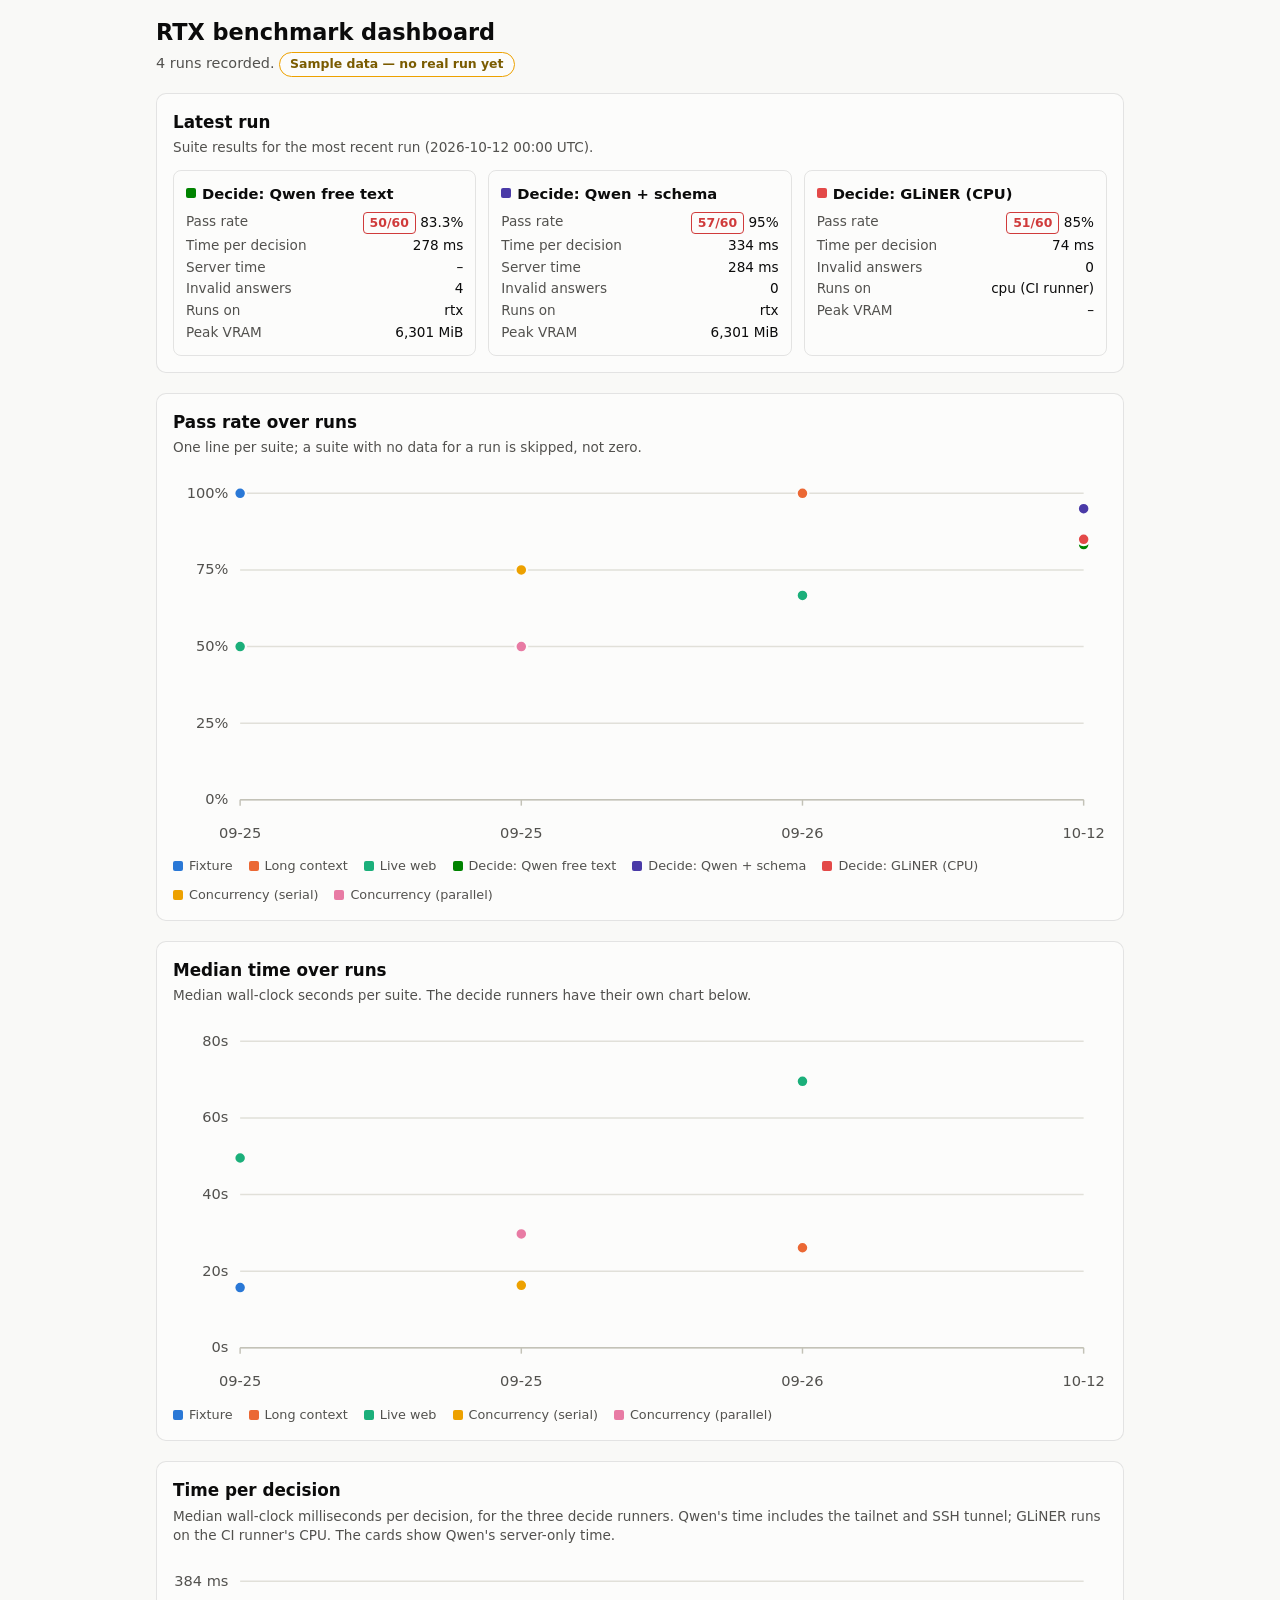
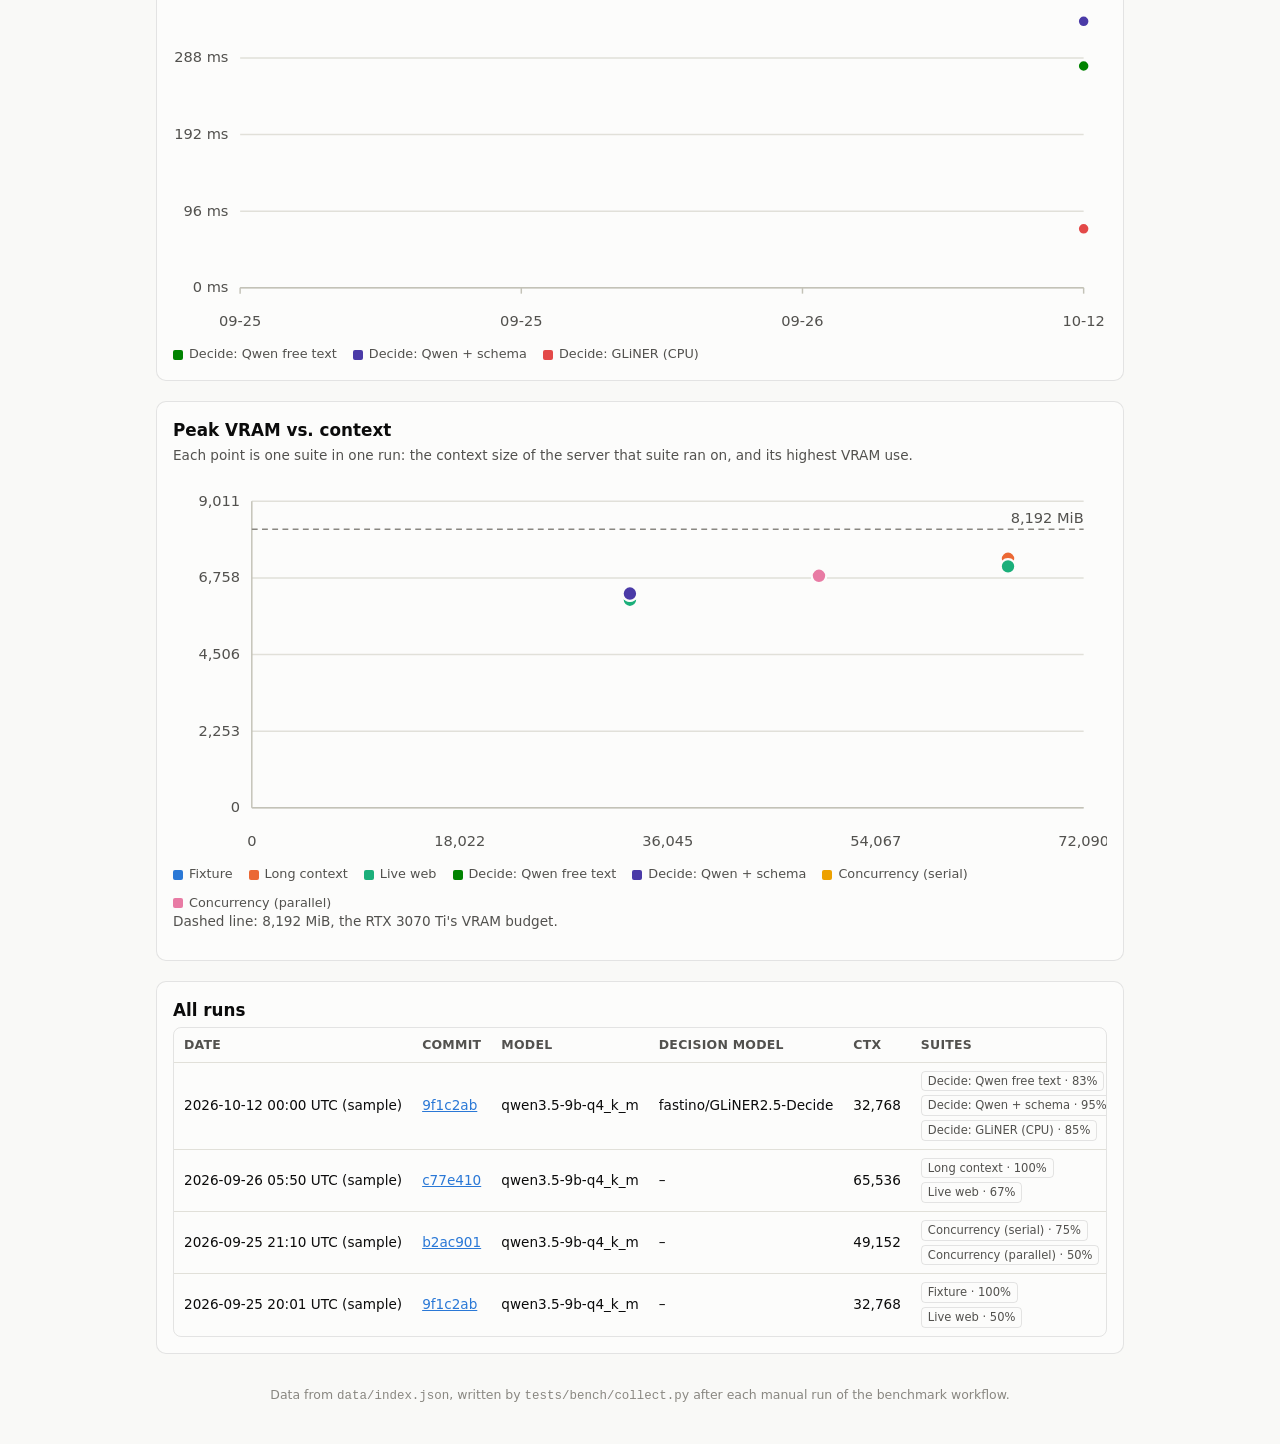
<file: bench-site/index.html>
<!DOCTYPE html>
<html lang="en">
<head>
<meta charset="utf-8">
<meta name="viewport" content="width=device-width, initial-scale=1">
<title>RTX benchmark dashboard</title>
<meta name="description" content="Manual GitHub Actions benchmark results for the local LLM browser agent, on RTX hardware.">
<link rel="stylesheet" href="style.css">
</head>
<body>
<div class="page">

  <header class="site-header">
    <h1>RTX benchmark dashboard</h1>
    <p id="header-note">Loading run data&hellip;</p>
  </header>

  <div id="app" role="main">
    <!-- Filled in by app.js. Kept empty here so the page never ships
         stale numbers baked into the HTML. -->
  </div>

  <footer class="site-footer">
    Data from <code>data/index.json</code>, written by <code>tests/bench/collect.py</code>
    after each manual run of the benchmark workflow.
  </footer>

</div>

<noscript>
  <p style="padding:16px;">This dashboard needs JavaScript to read
  <code>data/index.json</code> and draw the charts. Enable JavaScript, or
  open that file directly to see the raw numbers.</p>
</noscript>

<script src="app.js"></script>
</body>
</html>
</file>
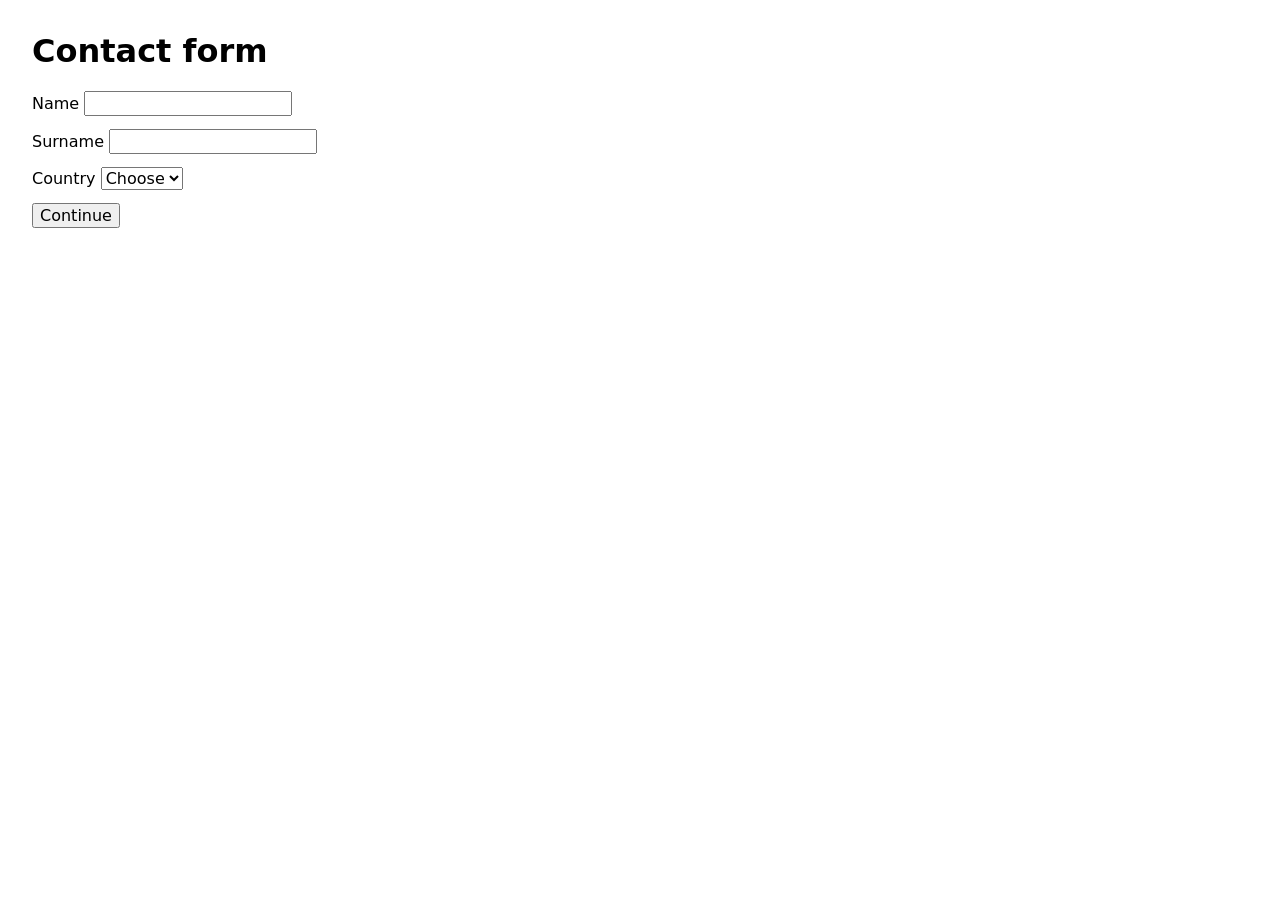
<file: tests/fixtures/agent-benchmark.html>
<!doctype html>
<html lang="en">
<meta charset="utf-8">
<link rel="icon" href="data:,">
<title>QCM local browser-agent benchmark</title>
<style>
  body { font: 16px system-ui; margin: 2rem; max-width: 55rem; }
  label { display: block; margin: .8rem 0; }
  input, select, textarea, button { font: inherit; }
  .overlay { position: fixed; inset: 0; background: #3339; display: grid; place-items: center; }
  .overlay > div { background: white; padding: 2rem; border: 2px solid black; }
</style>
<main id="app"></main>
<script>
const task = new URLSearchParams(location.search).get('task') || 'basic_form';
const variant = new URLSearchParams(location.search).get('variant') || 'eligible';
const app = document.querySelector('#app');
const state = {task, complete: false, step: 0, applied: false};
window.__qcmResult = () => ({...state});

function personalForm(extra = '') {
  app.innerHTML = `<h1>Contact form</h1><form id="personal">
    <label>Name <input name="name" required></label>
    <label>Surname <input name="surname" required></label>
    <label>Country <select name="country"><option>Choose</option><option>UK</option><option>US</option></select></label>
    ${extra}<button type="submit">Continue</button></form><p role="status" id="result"></p>`;
  document.querySelector('#personal').addEventListener('submit', event => {
    event.preventDefault();
    const data = new FormData(event.target);
    Object.assign(state, {name: data.get('name'), surname: data.get('surname'), country: data.get('country')});
    state.complete = state.name === 'Ada' && state.surname === 'Lovelace' && state.country === 'UK';
    document.querySelector('#result').textContent = state.complete ? 'Profile saved' : 'Check the fields';
  });
}

if (["basic_form", "popup", "tool_failure"].includes(task)) {
  personalForm();
  if (task === 'popup') {
    const overlay = document.createElement('div');
    overlay.className = 'overlay';
    overlay.innerHTML = '<div role="dialog" aria-label="Cookie notice"><p>Cookies and newsletter options</p><button id="dismiss">Dismiss popup</button></div>';
    app.appendChild(overlay);
    document.querySelector('#dismiss').onclick = () => { overlay.remove(); state.popupDismissed = true; };
  }
} else if (task === "multi_page") {
  app.innerHTML = `<h1>Three-step registration</h1><div id="stage"></div><p role="status" id="result"></p>`;
  const stage = document.querySelector('#stage');
  function showStep() {
    if (state.step === 0) stage.innerHTML = '<form id="step"><label>Name <input name="name" required></label><button>Next</button></form>';
    if (state.step === 1) stage.innerHTML = '<form id="step"><label>Country <select name="country"><option>Choose</option><option>UK</option><option>US</option></select></label><button>Next</button></form>';
    if (state.step === 2) stage.innerHTML = '<form id="step"><label><input type="checkbox" name="terms"> Accept terms</label><button>Finish</button></form>';
    if (state.step === 3) { stage.textContent = 'Registration complete'; return; }
    document.querySelector('#step').onsubmit = event => {
      event.preventDefault(); const data = new FormData(event.target);
      if (state.step === 0) state.name = data.get('name');
      if (state.step === 1) state.country = data.get('country');
      if (state.step === 2) state.terms = data.has('terms');
      state.step++;
      if (state.step === 3) state.complete = state.name === 'Ada' && state.country === 'UK' && state.terms;
      showStep();
    };
  }
  showStep();
} else if (task === "extraction") {
  app.innerHTML = `<article><h1>Browser Engineer</h1><p>Example Labs</p>
    <p>Salary: GBP 85000-100000</p><p>Location: London</p><p>Remote: Yes, fully remote</p>
    <p>Core technologies: Python, Playwright, TypeScript</p></article>`;
} else if (task === "conditional_application") {
  app.innerHTML = `<h1>Automation Engineer</h1><p>Requirement: UK work authorisation and Python experience.</p>
    <button id="apply">Apply</button><p role="status" id="result"></p>`;
  document.querySelector('#apply').onclick = () => { state.applied = true; document.querySelector('#result').textContent = 'Application started'; };
} else if (task === "wrong_state") {
  app.innerHTML = '<h1>Account home</h1><p>The expected form is under Applications.</p><button id="open">Open Applications</button>';
  document.querySelector('#open').onclick = () => personalForm();
} else if (task === "large_page") {
  app.innerHTML = '<h1>Job search results</h1><section id="list"></section>';
  const list = document.querySelector('#list');
  for (let i = 1; i <= 120; i++) {
    const card = document.createElement('article');
    card.innerHTML = `<h2>Position ${i}</h2><p>Sample Company ${i}. Location: City ${i}. Salary: GBP ${45000 + i * 100}.</p><p>Tools: HTML, CSS, JavaScript. Full-time role with application deadline next month.</p>`;
    list.appendChild(card);
  }
  list.querySelectorAll('article')[72].innerHTML = '<h2>Browser Engineer</h2><p>Example Labs. Salary: GBP 85000-100000. Location: London. Fully remote.</p><p>Core technologies: Python, Playwright, TypeScript.</p>';
} else if (task === "job_application") {
  app.innerHTML = '<h1>Browser Engineer — Example Labs</h1><p>UK remote role. Python and Playwright required.</p><div id="stage"></div><p role="status" id="result"></p>';
  const stage = document.querySelector('#stage');
  function showStep() {
    if (state.step === 0) stage.innerHTML = '<button id="apply">Apply</button>';
    if (state.step === 1) stage.innerHTML = '<form id="step"><label>Name <input name="name" required></label><label>Surname <input name="surname" required></label><label>Country <select name="country"><option>Choose</option><option>UK</option><option>US</option></select></label><button>Next</button></form>';
    if (state.step === 2) stage.innerHTML = '<form id="step"><label>UK work authorisation <select name="authorised"><option>Choose</option><option>Yes</option><option>No</option></select></label><label><input type="radio" name="remote" value="yes">Can work remotely</label><label><input type="radio" name="remote" value="no">Cannot work remotely</label><button>Next</button></form>';
    if (state.step === 3) stage.innerHTML = '<form id="step"><label>CV file <input type="file" name="cv" required></label><label>Why are you interested in this role? <textarea name="interest" required></textarea></label><button>Submit application</button></form>';
    if (state.step === 4) { stage.textContent = state.complete ? 'Application received' : 'Application incomplete'; return; }
    if (state.step === 0) { document.querySelector('#apply').onclick = () => { state.step++; showStep(); }; return; }
    document.querySelector('#step').onsubmit = event => {
      event.preventDefault(); const data = new FormData(event.target);
      if (state.step === 1) Object.assign(state, {name: data.get('name'), surname: data.get('surname'), country: data.get('country')});
      if (state.step === 2) Object.assign(state, {authorised: data.get('authorised'), remote: data.get('remote')});
      if (state.step === 3) Object.assign(state, {cv: data.get('cv')?.name || '', interest: data.get('interest')});
      state.step++;
      if (state.step === 4) state.complete = state.name === 'Ada' && state.surname === 'Lovelace' && state.country === 'UK' && state.authorised === 'Yes' && state.remote === 'yes' && state.cv === 'synthetic-cv.txt' && state.interest === 'I am interested in this browser role because I know Python and Playwright.';
      showStep();
    };
  }
  showStep();
} else {
  app.textContent = 'Unknown benchmark task';
}
</script>
</html>
</file>
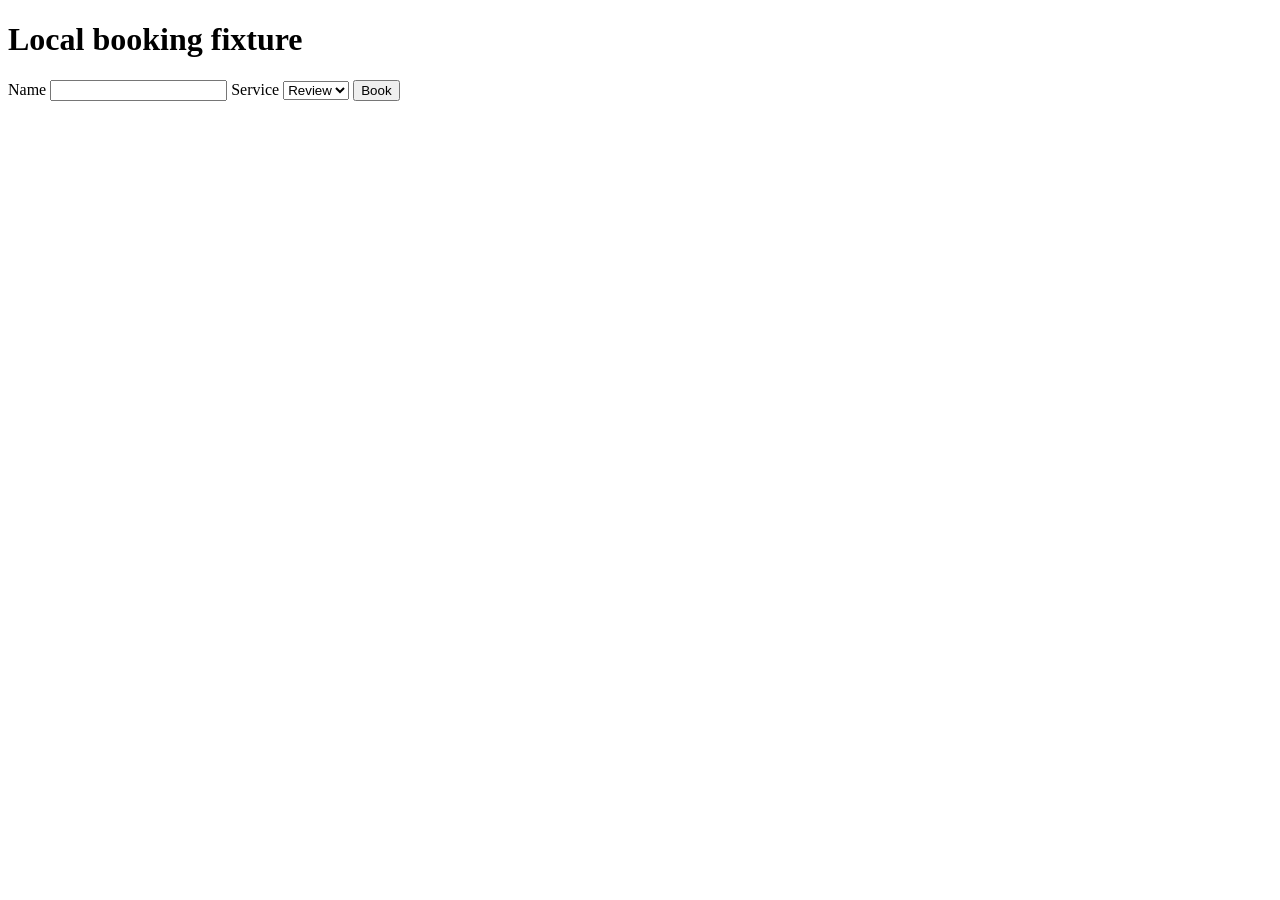
<file: tests/fixtures/browser.html>
<!doctype html>
<html lang="en">
<meta charset="utf-8">
<link rel="icon" href="data:,">
<title>QCM browser fixture</title>
<h1>Local booking fixture</h1>
<form id="booking">
  <label>Name <input name="name" required></label>
  <label>Service <select name="service"><option>Review</option><option>Repair</option></select></label>
  <button type="submit">Book</button>
</form>
<p id="result" role="status"></p>
<script>
document.querySelector('#booking').addEventListener('submit', event => {
  event.preventDefault();
  const data = new FormData(event.target);
  document.querySelector('#result').textContent = `${data.get('name')}: ${data.get('service')} booked`;
});
</script>
</html>
</file>
<file: bench-site/style.css>
/* RTX benchmark dashboard — plain CSS, no build step.
   Palette: validated default from the dataviz skill (references/palette.md).
   Light is the default; dark applies automatically via prefers-color-scheme. */

:root {
  color-scheme: light;

  --page-bg: #f9f9f7;
  --surface: #fcfcfb;
  --text-primary: #0b0b0b;
  --text-secondary: #52514e;
  --text-muted: #898781;
  --gridline: #e1e0d9;
  --baseline: #c3c2b7;
  --border: rgba(11, 11, 11, 0.10);

  --status-good: #0ca30c;
  --status-critical: #d03b3b;

  /* Categorical, slots 1-5, fixed order — never reassigned per run. */
  --series-fixture: #2a78d6;             /* blue   */
  --series-long-context: #eb6834;        /* orange */
  --series-live-web: #1baf7a;            /* aqua   */
  --series-concurrency-serial: #eda100;  /* yellow */
  --series-concurrency-parallel: #e87ba4;/* magenta*/
  --series-decide-free: #008300;         /* green  */
  --series-decide-schema: #4a3aa7;       /* violet */
  --series-decide-gliner: #e34948;       /* red    */

  --font-sans: system-ui, -apple-system, "Segoe UI", sans-serif;
}

@media (prefers-color-scheme: dark) {
  :root {
    color-scheme: dark;

    --page-bg: #0d0d0d;
    --surface: #1a1a19;
    --text-primary: #ffffff;
    --text-secondary: #c3c2b7;
    --text-muted: #898781;
    --gridline: #2c2c2a;
    --baseline: #383835;
    --border: rgba(255, 255, 255, 0.10);

    --status-good: #0ca30c;
    --status-critical: #e66767;

    --series-fixture: #3987e5;
    --series-long-context: #d95926;
    --series-live-web: #199e70;
    --series-concurrency-serial: #c98500;
    --series-concurrency-parallel: #d55181;
    --series-decide-free: #008300;
    --series-decide-schema: #9085e9;
    --series-decide-gliner: #e66767;
  }
}

* {
  box-sizing: border-box;
}

html, body {
  margin: 0;
  padding: 0;
}

body {
  background: var(--page-bg);
  color: var(--text-primary);
  font-family: var(--font-sans);
  font-size: 16px;
  line-height: 1.45;
  /* Never scroll the whole page sideways, even if a child misbehaves. */
  overflow-x: hidden;
}

.page {
  max-width: 1000px;
  margin: 0 auto;
  padding: 16px;
}

header.site-header {
  margin-bottom: 16px;
}

header.site-header h1 {
  font-size: 1.4rem;
  margin: 0 0 4px;
}

header.site-header p {
  margin: 0;
  color: var(--text-secondary);
  font-size: 0.9rem;
}

.badge {
  display: inline-flex;
  align-items: center;
  gap: 4px;
  border: 1px solid var(--border);
  border-radius: 999px;
  padding: 2px 10px;
  font-size: 0.78rem;
  font-weight: 600;
  color: var(--text-secondary);
  background: var(--surface);
  white-space: nowrap;
}

.badge.badge-sample {
  color: #7a5b00;
  border-color: #eda100;
}
@media (prefers-color-scheme: dark) {
  .badge.badge-sample {
    color: #f0c04a;
    border-color: #c98500;
  }
}

.empty-note {
  border: 1px dashed var(--baseline);
  border-radius: 8px;
  padding: 24px;
  text-align: center;
  color: var(--text-secondary);
}

section.panel {
  background: var(--surface);
  border: 1px solid var(--border);
  border-radius: 10px;
  padding: 16px;
  margin-bottom: 20px;
}

section.panel h2 {
  font-size: 1.05rem;
  margin: 0 0 4px;
}

section.panel .panel-note {
  margin: 0 0 12px;
  color: var(--text-secondary);
  font-size: 0.85rem;
}

/* Latest-run suite cards */
.card-grid {
  display: grid;
  grid-template-columns: repeat(auto-fit, minmax(180px, 1fr));
  gap: 12px;
}

.suite-card {
  border: 1px solid var(--border);
  border-radius: 8px;
  padding: 12px;
}

.suite-card .suite-name {
  font-weight: 600;
  font-size: 0.92rem;
  margin: 0 0 8px;
  display: flex;
  align-items: center;
  gap: 6px;
}

.suite-card .swatch {
  width: 10px;
  height: 10px;
  border-radius: 2px;
  flex: 0 0 auto;
  display: inline-block;
}

.suite-card dl {
  margin: 0;
  display: grid;
  grid-template-columns: auto auto;
  gap: 2px 8px;
  font-size: 0.85rem;
}

.suite-card dt {
  color: var(--text-secondary);
}

.suite-card dd {
  margin: 0;
  text-align: right;
  font-variant-numeric: tabular-nums;
}

.status-pill {
  font-weight: 700;
  font-size: 0.78rem;
  border-radius: 4px;
  padding: 1px 6px;
  display: inline-block;
}

.status-pill.status-good {
  color: var(--status-good);
  border: 1px solid var(--status-good);
}

.status-pill.status-critical {
  color: var(--status-critical);
  border: 1px solid var(--status-critical);
}

.suite-card .error-text {
  margin-top: 8px;
  font-size: 0.78rem;
  color: var(--status-critical);
  word-break: break-word;
}

/* Charts */
.chart-wrap {
  width: 100%;
  overflow: hidden;
}

svg.chart {
  width: 100%;
  height: auto;
  display: block;
  font-family: var(--font-sans);
}

svg.chart text {
  fill: var(--text-secondary);
}

svg.chart .axis-line {
  stroke: var(--baseline);
  stroke-width: 1;
}

svg.chart .gridline {
  stroke: var(--gridline);
  stroke-width: 1;
}

svg.chart .ref-line {
  stroke: var(--text-muted);
  stroke-width: 1;
  stroke-dasharray: 4 3;
}

svg.chart .series-line {
  fill: none;
  stroke-width: 2;
}

svg.chart .series-point {
  stroke: var(--surface);
  stroke-width: 1.5;
}

svg.chart .end-label {
  font-size: 11px;
  font-weight: 600;
}

.legend {
  display: flex;
  flex-wrap: wrap;
  gap: 10px 16px;
  margin-top: 8px;
  font-size: 0.8rem;
  color: var(--text-secondary);
}

.legend-item {
  display: inline-flex;
  align-items: center;
  gap: 6px;
}

.legend-item .swatch {
  width: 10px;
  height: 10px;
  border-radius: 2px;
  display: inline-block;
}

/* Runs table: the table itself may scroll sideways in its own box; the
   page never does. */
.table-scroll {
  overflow-x: auto;
  border: 1px solid var(--border);
  border-radius: 8px;
}

table.runs-table {
  width: 100%;
  border-collapse: collapse;
  font-size: 0.85rem;
  min-width: 520px;
}

table.runs-table th,
table.runs-table td {
  padding: 8px 10px;
  text-align: left;
  border-bottom: 1px solid var(--gridline);
  white-space: nowrap;
}

table.runs-table th {
  color: var(--text-secondary);
  font-weight: 600;
  font-size: 0.78rem;
  text-transform: uppercase;
  letter-spacing: 0.02em;
}

table.runs-table tbody tr:last-child td {
  border-bottom: none;
}

table.runs-table a {
  color: var(--series-fixture);
}

.suite-tags {
  display: flex;
  gap: 4px;
  flex-wrap: wrap;
}

.suite-tag {
  font-size: 0.72rem;
  border-radius: 4px;
  padding: 1px 6px;
  border: 1px solid var(--border);
  color: var(--text-secondary);
  white-space: nowrap;
}

footer.site-footer {
  color: var(--text-muted);
  font-size: 0.78rem;
  text-align: center;
  padding: 12px 0 24px;
}

/* Phone width: stack cards fully, keep type legible, no page-level
   horizontal scroll (the table box handles its own overflow). */
@media (max-width: 480px) {
  .page {
    padding: 12px;
  }

  header.site-header h1 {
    font-size: 1.2rem;
  }

  .card-grid {
    grid-template-columns: 1fr;
  }
}
</file>
